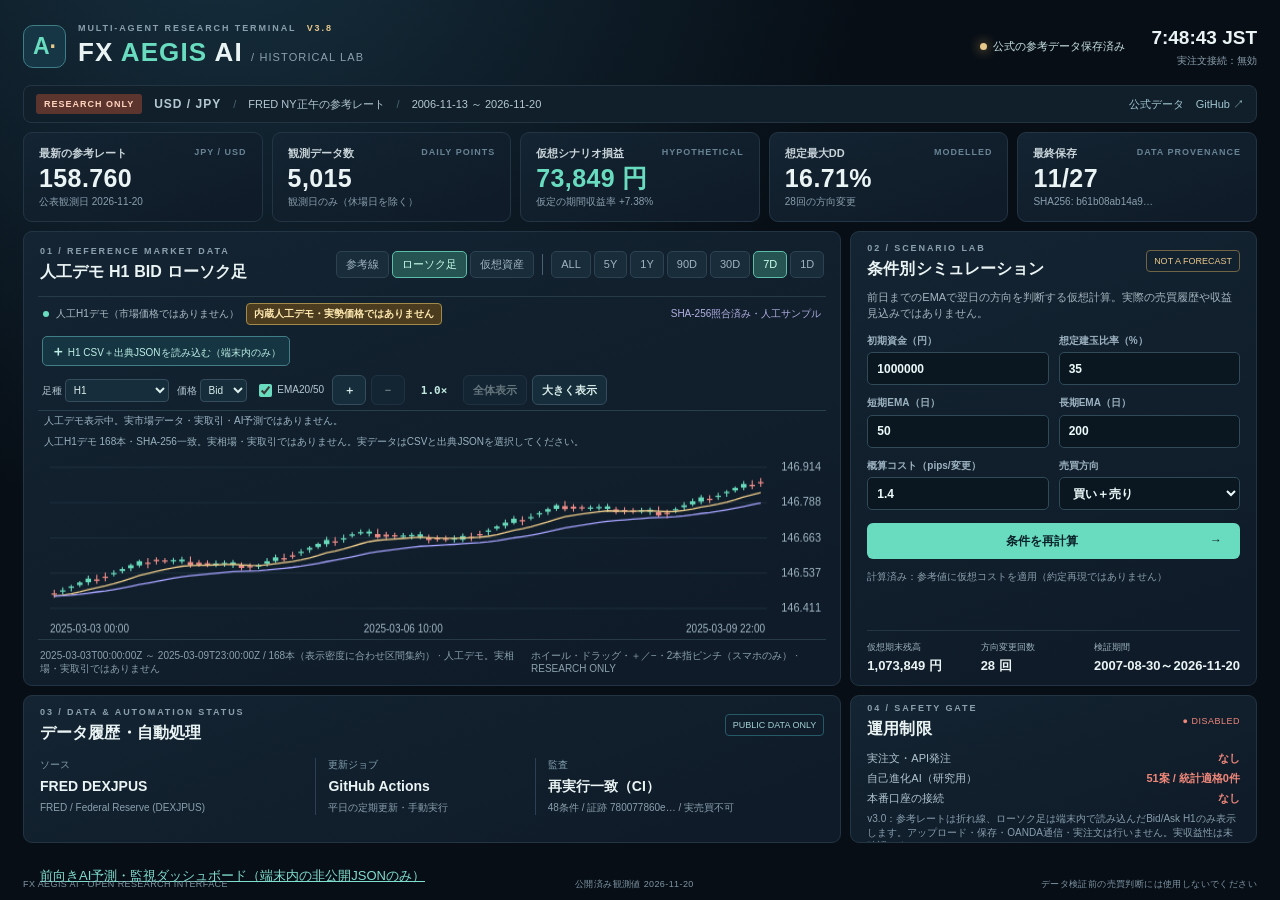
<file: docs/index.html>
<!doctype html>
<html lang="ja"><head><meta charset="utf-8"><meta name="viewport" content="width=device-width,initial-scale=1"><meta name="description" content="FX AEGIS AI — verified reference rates and hypothetical FX simulation; no live orders."><title>FX AEGIS AI | Historical Research & Simulation</title><link rel="stylesheet" href="./styles.css?v=38"><script defer src="./chart-model.js?v=38"></script><script defer src="./chart-view.js?v=38"></script><script defer src="./annotations.js?v=30"></script><script defer src="./app.js?v=38"></script></head>
<body><div class="shell">
 <header class="topbar"><div class="brand"><div class="mark">A<span>·</span></div><div><div class="eyebrow">MULTI-AGENT RESEARCH TERMINAL <b>V3.8</b></div><h1>FX <em>AEGIS</em> AI <small>/ HISTORICAL LAB</small></h1></div></div><div class="top-actions"><div class="connection"><span class="dot"></span><span id="datasource">データの状態を確認中</span></div><div class="clock"><div id="clockJst">--:--:-- JST</div><span>実注文接続：無効</span></div></div></header>
 <section class="banner"><div><span class="status-tag">RESEARCH ONLY</span><b>USD / JPY</b><span class="pipe">/</span><span>FRED NY正午の参考レート</span><span class="pipe">/</span><span id="range">データ未取得</span></div><div><a href="https://fred.stlouisfed.org/series/DEXJPUS" target="_blank" rel="noopener noreferrer">公式データ</a><a href="https://github.com/Joker7822/FX-AEGIS-AI" target="_blank" rel="noopener noreferrer">GitHub ↗</a></div></section>
 <section class="kpis" aria-label="指標"><article><div>最新の参考レート <span>JPY / USD</span></div><strong id="lastRate">—</strong><small id="lastDate">公表値を確認中</small></article><article><div>観測データ数 <span>DAILY POINTS</span></div><strong id="observations">—</strong><small id="coverage">2006年からの長期分析</small></article><article><div>仮想シナリオ損益 <span>HYPOTHETICAL</span></div><strong id="simPnl">—</strong><small id="simReturn">実売買利益ではありません</small></article><article><div>想定最大DD <span>MODELLED</span></div><strong id="maxDd">—</strong><small id="switches">シナリオ計算なし</small></article><article><div>最終保存 <span>DATA PROVENANCE</span></div><strong id="lastSync">—</strong><small id="hash">照合情報を確認中</small></article></section>
 <section class="content"><div class="main-col"><article class="panel chart-panel"><div class="panel-head"><div><div class="tiny">01 / REFERENCE MARKET DATA</div><h2 id="chartTitle">人工H1デモのローソク足（実勢価格ではありません）</h2></div><div class="selectors" aria-label="チャート表示切替"><button data-plot="price">参考線</button><button class="active" data-plot="candles" title="デモH1を自動読込。実価格はCSV＋出典JSONを選択">ローソク足</button><button data-plot="equity">仮想資産</button><span class="select-divider"></span><button data-window="all">ALL</button><button data-window="5">5Y</button><button data-window="1">1Y</button><button data-window="90d">90D</button><button data-window="30d">30D</button><button data-window="7d" class="active">7D</button><button data-window="1d">1D</button></div></div><div class="chart-box"><div class="legend"><span class="legend-dot"></span><span id="chartLegend">人工H1デモを読込中</span><strong id="chartDataBadge" class="chart-data-badge">人工デモ・実勢価格ではありません</strong><span id="chartExtra"></span></div><div class="chart-setup"><label class="local-import"> <input type="file" id="localFiles" accept=".csv,.json" multiple aria-label="ローカルH1 BidAsk CSVと出典JSONを2ファイル選択"> <span> <b>＋</b> H1 CSV＋出典JSONを読み込む（端末内のみ）</span></label><button id="localClear" type="button" hidden>実データを解除</button><div class="chart-mini"><label>足種 <select id="candleTimeframe" aria-label="ローソク足の時間軸"><option value="H1">H1</option><option value="D1">D1（UTC集約）</option></select></label><label>価格 <select id="candleSide" aria-label="BidまたはAskのOHLC"><option value="bid">Bid</option><option value="ask">Ask</option></select></label><label class="ema-toggle"><input type="checkbox" id="showEma" checked> EMA20/50</label><div class="chart-zoom-controls" role="group" aria-label="チャート拡大縮小"><button id="chartZoomIn" type="button" aria-label="チャートを拡大" title="拡大（＋）">＋</button><button id="chartZoomOut" type="button" aria-label="チャートを縮小" title="縮小（−）">−</button><output id="chartZoomLevel" aria-live="polite" aria-label="表示倍率">1.0×</output><button id="chartReset" type="button" title="表示期間の全体に戻す">全体表示</button><button id="chartExpand" type="button" aria-pressed="false" title="チャート領域を広く表示">大きく表示</button></div></div></div><div id="overlayControls" class="overlay-controls" hidden><label class="local-import overlay-import"><input id="overlayFile" type="file" accept=".json" aria-label="研究用売買シグナルとAI予測のJSONを読み込む"><span>＋ 売買・AI予測JSON</span></label><button id="overlayClear" type="button" hidden>注釈クリア</button><label><input id="showTrades" type="checkbox" checked> エントリー／決済</label><label><input id="showLevels" type="checkbox" checked> 損切り／利確</label><label><input id="showPredictions" type="checkbox" checked> AI予測の正誤</label></div><div id="overlayStatus" class="overlay-status" aria-live="polite">H1データ読込後に利用できます。</div><div class="local-status" id="localStatus" aria-live="polite">人工H1デモを読み込み中です。実勢価格のローソク足にはH1 Bid/Ask CSVと出典JSONを読み込んでください。</div><canvas id="chart" tabindex="0" role="img" aria-label="価格チャート。マウスホイールで拡大縮小、横ドラッグで移動、矢印キーで移動できます。"></canvas><div id="chartHover" class="chart-hover" hidden></div><div id="emptyChart" class="empty-chart" hidden>公式データの取得後、チャートが表示されます</div></div><div class="panel-foot"><span id="chartCaption">実注文・約定・スプレッドの情報ではありません</span><span>ホイール・ドラッグ・＋／−・2本指ピンチ（スマホのみ） · RESEARCH ONLY</span></div></article>
 <article class="panel notes-panel"><div class="panel-head"><div><div class="tiny">03 / DATA & AUTOMATION STATUS</div><h2>データ履歴・自動処理</h2></div><span class="chip">PUBLIC DATA ONLY</span></div><div class="note-grid"><div><span class="label">ソース</span><strong id="sourceLabel">FRED DEXJPUS</strong><small id="sourceDetail">参照値、取引可能OHLCではありません</small></div><div><span class="label">更新ジョブ</span><strong>GitHub Actions</strong><small>平日の定期更新・手動実行</small></div><div><span class="label">監査</span><strong id="audit">未確認</strong><small id="reproDetail">再実行結果を確認中</small></div></div></article></div>
 <div class="side-col"><article class="panel controls"><div class="panel-head"><div><div class="tiny">02 / SCENARIO LAB</div><h2>条件別シミュレーション</h2></div><span class="chip chip-gold">NOT A FORECAST</span></div><div class="micro">前日までのEMAで翌日の方向を判断する仮想計算。実際の売買履歴や収益見込みではありません。</div><form id="scenarioForm"><div class="two"><label>初期資金（円）<input id="capital" type="number" min="1000" max="1000000000" value="1000000" step="10000"></label><label>想定建玉比率（%）<input id="allocation" type="number" min="1" max="100" value="35" step="1"></label></div><div class="two"><label>短期EMA（日）<input id="fast" type="number" min="2" max="499" value="50"></label><label>長期EMA（日）<input id="slow" type="number" min="3" max="500" value="200"></label></div><div class="two"><label>概算コスト（pips/変更）<input id="spread" type="number" min="0" max="50" step="0.1" value="1.4"></label><label>売買方向<select id="direction"><option value="both">買い＋売り</option><option value="long">買い＋見送り</option></select></label></div><button type="submit" class="simulate">条件を再計算 <span>→</span></button><div class="sim-meta" id="simMessage">履歴データを読み込み中です</div></form><div class="quick-stats"><div><span>仮想期末残高</span><strong id="finalEquity">—</strong></div><div><span>方向変更回数</span><strong id="trades">—</strong></div><div><span>検証期間</span><strong id="simDates">—</strong></div></div></article>
 <article class="panel safety"><div class="panel-head"><div><div class="tiny">04 / SAFETY GATE</div><h2>運用制限</h2></div><span class="led">● DISABLED</span></div><div class="safety-row"><span>実注文・API発注</span><b>なし</b></div><div class="safety-row"><span>自己進化AI（研究用）</span><b id="evolutionState">照合中</b></div><div class="safety-row"><span>本番口座の接続</span><b>なし</b></div><p>v3.0：参考レートは折れ線、ローソク足は端末内で読み込んだBid/Ask H1のみ表示します。アップロード・保存・OANDA通信・実注文は行いません。実収益性は未確認です。</p></article></div></section>
 <div style="width:min(1200px,calc(100% - 32px));margin:15px auto"><a href="./forward-status.html" style="color:#80decf">前向きAI予測・監視ダッシュボード（端末内の非公開JSONのみ）</a></div>
 <footer><span>FX AEGIS AI · OPEN RESEARCH INTERFACE</span><span id="footerState">公開ページ / 読取専用</span><span>データ検証前の売買判断には使用しないでください</span></footer>
</div></body></html>
</file>
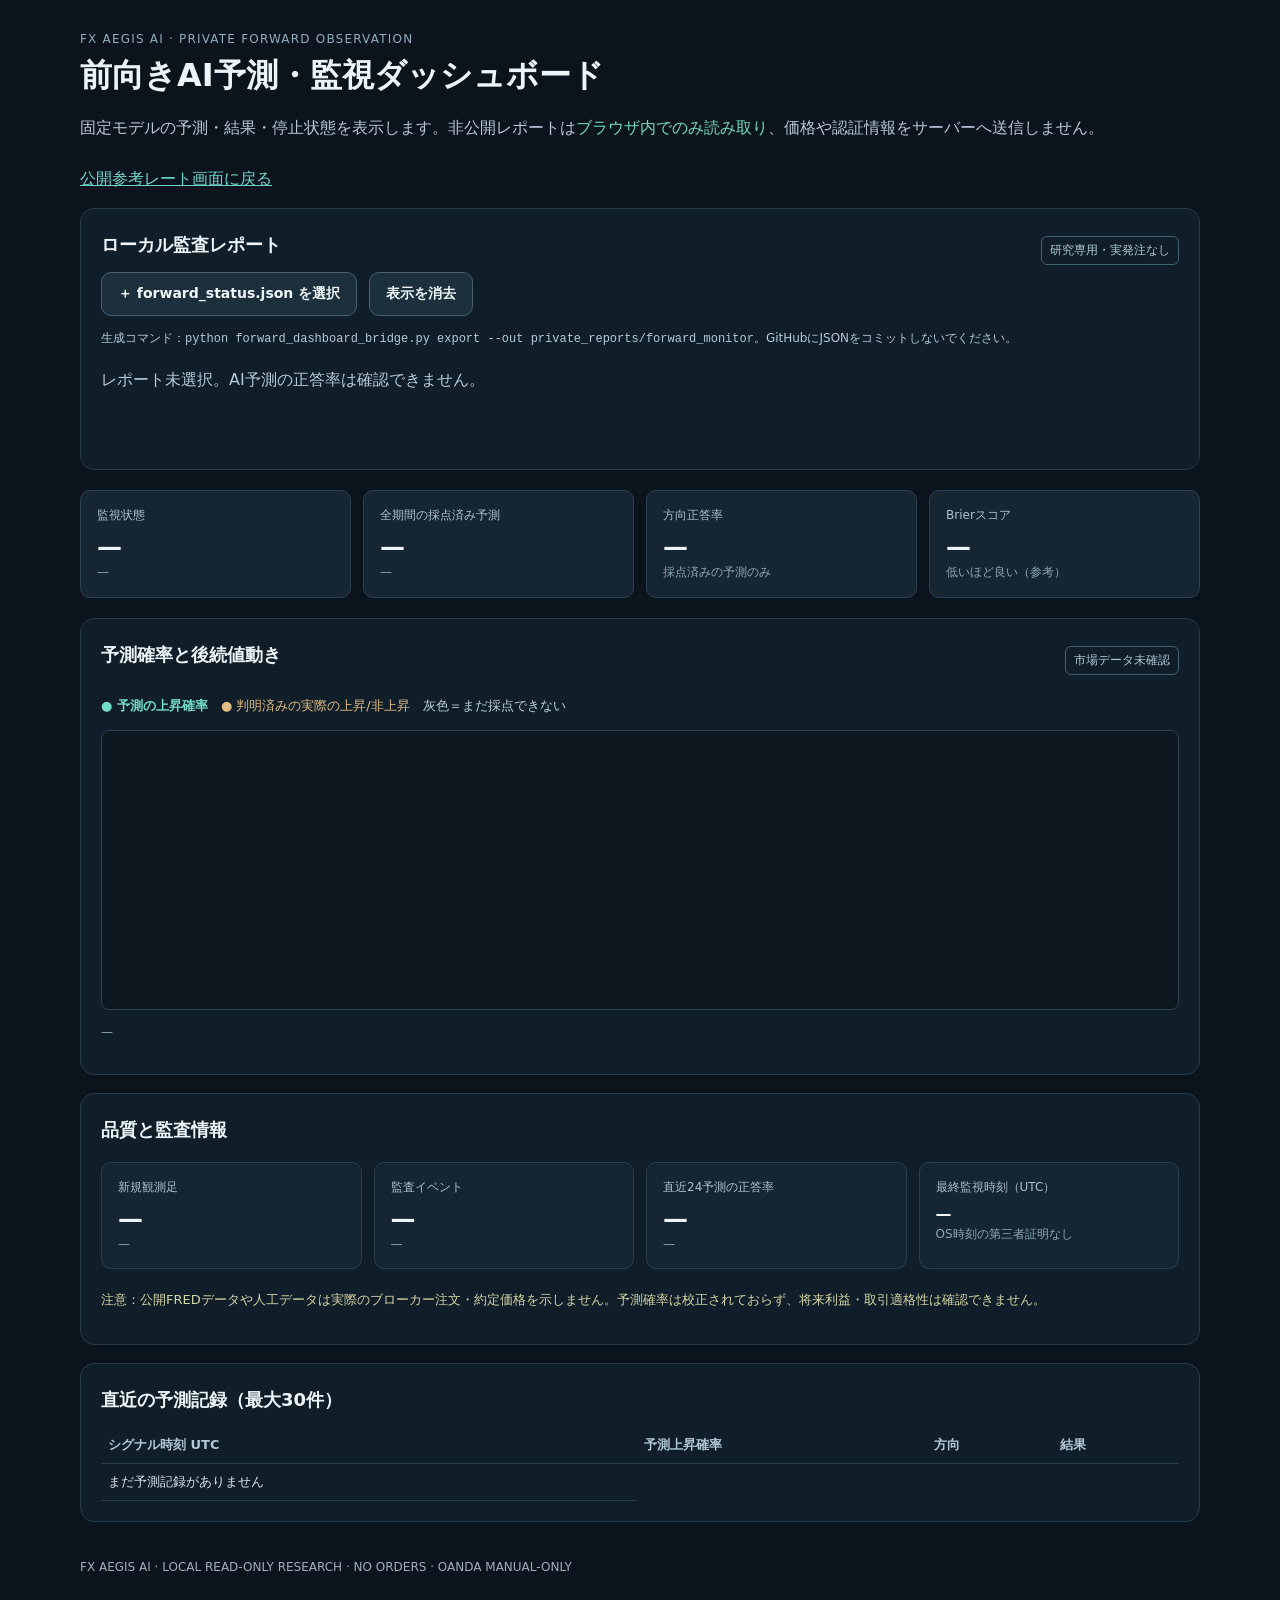
<file: docs/forward-status.html>
<!doctype html>
<html lang="ja"><head><meta charset="utf-8"><meta name="viewport" content="width=device-width, initial-scale=1">
<title>FX AEGIS AI — 非公開前向き予測モニター</title>
<meta name="description" content="非公開の前向き予測監査レポートを端末内だけで開く研究用ダッシュボード。実売買や利益の保証はありません。">
<style>
:root{color-scheme:dark;font-family:system-ui,-apple-system,"Noto Sans JP",sans-serif;background:#0b131c;color:#edf5fa}
*{box-sizing:border-box}body{margin:0}.wrap{width:min(1120px,calc(100% - 32px));margin:32px auto 60px}a{color:#70d8ca}header{display:flex;gap:12px;align-items:start;justify-content:space-between;flex-wrap:wrap}.eyebrow{color:#90aebe;font-size:12px;letter-spacing:.1em}h1{font-size:clamp(22px,3vw,32px);margin:8px 0 12px}h2{font-size:18px;margin:4px 0 15px}p{color:#b5c9d7;line-height:1.7}button,.filelabel{cursor:pointer;border:1px solid #456070;background:#1b303c;border-radius:10px;color:#f0f8fb;padding:12px 16px;font-size:14px;font-weight:600}.filelabel input{position:absolute;width:1px;height:1px;opacity:0}.filelabel:focus-within{outline:2px solid #8ce1d3}button:hover,.filelabel:hover{background:#294451}button:disabled{opacity:.6;cursor:not-allowed}.panel{background:#101e29;border:1px solid #243b4a;border-radius:14px;padding:20px;margin:18px 0}.topline{display:flex;justify-content:space-between;align-items:center;gap:12px;flex-wrap:wrap}.tag{font-size:12px;border:1px solid #426271;padding:5px 8px;border-radius:6px;color:#acc9d2}.cards{display:grid;grid-template-columns:repeat(4,minmax(0,1fr));gap:12px;margin:20px 0}.card{padding:16px;border:1px solid #284050;border-radius:10px;background:#152632;min-width:0}.card span{display:block;color:#acc0ce;font-size:12px}.card strong{font-size:25px;display:block;margin-top:8px;font-variant-numeric:tabular-nums}.card small{color:#8ca7b7;font-size:12px}.data-note{font-size:13px;color:#d5d4a5}#alertMsg{color:#eccaa1;min-height:24px}.status-good{color:#72dbc7}.status-bad{color:#f4a39f}.mute{color:#8daab8}canvas{display:block;width:100%;height:280px;border:1px solid #294252;border-radius:8px;background:#0c1720}table{width:100%;border-collapse:collapse;font-size:13px;text-align:left}th{color:#b0c8d7}th,td{padding:9px 7px;border-bottom:1px solid #29404e;font-variant-numeric:tabular-nums}td{color:#d5e5ec}.tablewrap{overflow:auto;max-height:440px}.legend{color:#bbcfda;font-size:13px}.legend b{color:#74deca}.legend em{color:#e1bd84;font-style:normal}footer{font-size:12px;color:#9eafbe;padding:20px 0}.tools{display:flex;gap:12px;align-items:center;flex-wrap:wrap}.tiny{font-size:12px}@media(max-width:740px){.cards{grid-template-columns:repeat(2,minmax(0,1fr))}.card strong{font-size:21px}.panel{padding:15px}}
</style>
<script defer src="./forward-report.js?v=35"></script>
<script defer src="./forward-status-view.js?v=35"></script>
</head><body><main class="wrap">
<header><div><div class="eyebrow">FX AEGIS AI · PRIVATE FORWARD OBSERVATION</div><h1>前向きAI予測・監視ダッシュボード</h1><p>固定モデルの予測・結果・停止状態を表示します。非公開レポートは<span class="status-good">ブラウザ内でのみ読み取り</span>、価格や認証情報をサーバーへ送信しません。</p></div><a href="./index.html">公開参考レート画面に戻る</a></header>
<section class="panel"><div class="topline"><h2>ローカル監査レポート</h2><span class="tag">研究専用・実発注なし</span></div><div class="tools"><label class="filelabel"><input id="forwardFile" type="file" accept=".json" aria-label="forward_status.jsonを端末から選択">＋ forward_status.json を選択</label><button id="clear" type="button">表示を消去</button></div><p class="tiny">生成コマンド：<code>python forward_dashboard_bridge.py export --out private_reports/forward_monitor</code>。GitHubにJSONをコミットしないでください。</p><p id="fileStatus" aria-live="polite">レポート未選択。AI予測の正答率は確認できません。</p><p id="alertMsg" role="status" aria-live="polite"></p></section>
<section class="cards" aria-label="監視の集計"><div class="card"><span>監視状態</span><strong id="monitorStatus">未確認</strong><small id="operationalStatus">未読込</small></div><div class="card"><span>全期間の採点済み予測</span><strong id="scored">—</strong><small id="pending">未判定 —</small></div><div class="card"><span>方向正答率</span><strong id="accuracy">—</strong><small>採点済みの予測のみ</small></div><div class="card"><span>Brierスコア</span><strong id="brier">—</strong><small>低いほど良い（参考）</small></div></section>
<section class="panel"><div class="topline"><h2>予測確率と後続値動き</h2><span class="tag" id="sourceKind">市場データ未確認</span></div><p class="legend"><b>● 予測の上昇確率</b>　<em>● 判明済みの実際の上昇/非上昇</em>　灰色＝まだ採点できない</p><canvas id="probChart" role="img" aria-label="時間順の上昇予測確率と判明済みの上昇結果の比較"></canvas><p class="tiny mute" id="chartDesc">レポートを読み込むと直近最大720件を表示します。</p></section>
<section class="panel"><h2>品質と監査情報</h2><div class="cards"><div class="card"><span>新規観測足</span><strong id="observed">—</strong><small id="late">遅延 —</small></div><div class="card"><span>監査イベント</span><strong id="events">—</strong><small id="alerts">停止通知 —</small></div><div class="card"><span>直近24予測の正答率</span><strong id="recentAccuracy">—</strong><small id="recentBrier">Brier —</small></div><div class="card"><span>最終監視時刻（UTC）</span><strong id="lastObserved" style="font-size:16px">—</strong><small>OS時刻の第三者証明なし</small></div></div><p class="data-note">注意：公開FREDデータや人工データは実際のブローカー注文・約定価格を示しません。予測確率は校正されておらず、将来利益・取引適格性は確認できません。</p></section>
<section class="panel"><h2>直近の予測記録（最大30件）</h2><div class="tablewrap"><table><thead><tr><th>シグナル時刻 UTC</th><th>予測上昇確率</th><th>方向</th><th>結果</th></tr></thead><tbody id="predictionRows"><tr><td colspan="4">まだ予測記録がありません</td></tr></tbody></table></div></section>
<footer>FX AEGIS AI · LOCAL READ-ONLY RESEARCH · NO ORDERS · OANDA MANUAL-ONLY</footer>
</main></body></html>
</file>
<file: docs/styles.css>
:root{color-scheme:dark;--bg:#070e16;--card:#101d2a;--border:#233543;--muted:#8ba0ae;--text:#eaf4f4;--mint:#69dcc0;--gold:#e8c88a;--danger:#ef877a}*{box-sizing:border-box}body{margin:0;background:radial-gradient(circle at 18% -13%,#17303f 0%,transparent 44%),var(--bg);font:13px/1.35 'Segoe UI',Inter,Arial,'Hiragino Kaku Gothic ProN',sans-serif;color:var(--text)}.shell{width:100%;max-width:2200px;height:100dvh;margin:auto;padding:17px 23px 10px;display:grid;grid-template-rows:59px 38px 90px minmax(0,1fr) 17px;gap:9px}.topbar{display:flex;align-items:center;justify-content:space-between;gap:16px}.brand{display:flex;align-items:center;gap:12px}.mark{display:flex;align-items:center;justify-content:center;font-size:23px;font-weight:900;width:43px;height:43px;border:1px solid #3d7e87;border-radius:10px;background:#173645;color:var(--mint)}.mark span{color:var(--gold)}.eyebrow,.tiny{font-size:9px;font-weight:700;letter-spacing:1.9px;color:var(--muted)}.eyebrow b{color:var(--gold);margin-left:6px}h1{margin:1px 0;font-size:26px;letter-spacing:1.1px;font-weight:800}h1 em{font-style:normal;color:var(--mint)}h1 small{font-size:11px;font-weight:500;color:var(--muted)}.top-actions{display:flex;align-items:center;gap:26px}.connection{font-size:11px;color:#c9e3e5}.dot{display:inline-block;width:7px;height:7px;background:var(--gold);border-radius:50%;margin-right:6px;box-shadow:0 0 12px #cfa95d}.clock{text-align:right}.clock>div{font-size:19px;font-weight:700;font-variant-numeric:tabular-nums}.clock>span{font-size:10px;color:var(--muted)}.banner{border:1px solid var(--border);border-radius:8px;background:#111f2a;padding:0 12px;display:flex;align-items:center;justify-content:space-between;color:#b3c8d2;font-size:11px}.banner>div{display:flex;align-items:center;gap:12px}.status-tag{background:#5d352f;color:#ffd4bd;padding:4px 8px;border-radius:3px;font-weight:bold;font-size:9px;letter-spacing:1px}.pipe{color:#4a6472}.banner b{font-size:12px;letter-spacing:1px}.banner a{color:#9fc7d1;text-decoration:none}.banner a:hover{text-decoration:underline}.kpis{display:grid;grid-template-columns:repeat(5,minmax(0,1fr));gap:9px}.kpis article,.panel{background:linear-gradient(160deg,#142432,#0f1b28 85%);border:1px solid var(--border);border-radius:9px;min-width:0}.kpis article{padding:12px 15px;display:flex;flex-direction:column;justify-content:center;gap:4px;overflow:hidden}.kpis article>div{font-size:11px;font-weight:650;color:#c8d4d9}.kpis article>div span{font-size:9px;color:#678394;letter-spacing:1px;float:right}.kpis strong{font-size:25px;line-height:1.05;font-weight:750;letter-spacing:.4px;font-variant-numeric:tabular-nums;white-space:nowrap}.kpis small{font-size:10px;color:var(--muted);white-space:nowrap;overflow:hidden;text-overflow:ellipsis}.content{display:grid;grid-template-columns:minmax(0,1.67fr) minmax(340px,.83fr);gap:9px;min-height:0}.main-col,.side-col{display:grid;gap:9px;min-height:0}.main-col{grid-template-rows:minmax(0,1fr) 148px}.side-col{grid-template-rows:minmax(0,1fr) 148px}.panel{min-height:0;overflow:hidden}.panel-head{height:58px;padding:12px 16px;display:flex;justify-content:space-between;align-items:center;gap:8px}.panel-head h2{margin:4px 0 0;font-size:16px;letter-spacing:.1px}.selectors{display:flex;gap:3px;flex-wrap:wrap;justify-content:flex-end}.selectors button{background:#182c3a;border:1px solid #2c4250;color:#9fb4c0;border-radius:5px;padding:5px 9px;font-size:11px;cursor:pointer}.selectors button.active,.selectors button:hover{background:#265453;border-color:#5cbda9;color:#caffeb}.chart-panel{display:flex;flex-direction:column}.chart-box{position:relative;flex:1;min-height:0;margin:0 14px;border-top:1px solid #263b45;border-bottom:1px solid #263b45}.legend{display:flex;align-items:center;gap:7px;padding:6px 5px;color:#adbdc7;font-size:10px;height:25px}.legend-dot{width:6px;height:6px;border-radius:50%;background:var(--mint)}#chart{width:100%;height:calc(100% - 25px);display:block}.empty-chart{position:absolute;top:50%;left:50%;transform:translate(-50%,-50%);color:#b1c8cc;text-align:center;background:#101f2bd6;padding:16px;border-radius:7px}.panel-foot{display:flex;justify-content:space-between;padding:9px 16px;color:#8ba2ad;font-size:10px}.note-grid{display:grid;grid-template-columns:1.2fr .9fr 1.2fr;gap:12px;padding:4px 16px 14px}.note-grid>div{border-right:1px solid #2b4050;min-width:0;display:flex;flex-direction:column;gap:6px}.note-grid>div:last-child{border:0}.label{font-size:10px;color:#82a0af}.note-grid strong{font-size:14px;white-space:nowrap;overflow:hidden;text-overflow:ellipsis}.note-grid small{font-size:10px;color:var(--muted);line-height:1.25}.chip{font-size:9px;color:#a2d2d5;border:1px solid #275a69;padding:4px 7px;border-radius:4px;white-space:nowrap}.chip-gold{color:var(--gold);border-color:#6f6545}.controls{padding-bottom:10px;display:flex;flex-direction:column}.controls .micro{margin:0 16px 12px;color:#a4b5be;font-size:11px;line-height:1.45}.controls form{padding:0 16px;flex:1;display:flex;flex-direction:column;gap:11px}.two{display:grid;grid-template-columns:1fr 1fr;gap:10px}.controls label{font-size:10px;color:#9cb2c0;font-weight:600}.controls input,.controls select{width:100%;margin-top:5px;border:1px solid #304a58;background:#0a1721;border-radius:5px;height:33px;padding:6px 9px;font:inherit;color:#edfafa;font-size:12px;outline:none}.controls input:focus,.controls select:focus{border-color:var(--mint)}.simulate{margin-top:2px;height:36px;background:var(--mint);border:0;border-radius:6px;color:#0a2229;font-weight:800;font-size:12px;cursor:pointer}.simulate:disabled{opacity:.45;cursor:not-allowed}.simulate span{float:right;margin-right:12px}.sim-meta{font-size:10px;color:var(--muted);min-height:13px}.quick-stats{margin:8px 16px 0;padding-top:10px;border-top:1px solid var(--border);display:grid;grid-template-columns:repeat(3,1fr);gap:8px}.quick-stats>div{display:flex;flex-direction:column;gap:4px}.quick-stats span{font-size:9px;color:#9cb3bd}.quick-stats strong{font-size:13px;white-space:nowrap;font-variant-numeric:tabular-nums}.safety{padding-bottom:8px}.safety .panel-head{height:50px}.led{color:var(--danger);font-size:9px;letter-spacing:.5px}.safety-row{display:flex;justify-content:space-between;margin:5px 16px;font-size:11px;color:#b1c6d1}.safety-row b{color:var(--danger)}.safety p{color:#889fae;font-size:10px;line-height:1.35;margin:7px 16px 0}footer{display:flex;justify-content:space-between;align-items:center;color:#7e95a4;font-size:9px;letter-spacing:.4px}.positive{color:var(--mint)}.negative{color:var(--danger)}@media(max-width:1100px){.shell{padding:12px;gap:7px}.content{grid-template-columns:minmax(0,1.5fr) minmax(305px,.85fr)}.panel-head{padding:8px 12px}.kpis article{padding:8px}.kpis strong{font-size:21px}.controls form{gap:6px}.controls .micro{margin-bottom:7px}}@media(max-width:900px){.shell{height:auto;min-height:100dvh;display:block}.topbar,.banner,.kpis,.content,footer{margin-bottom:10px}.kpis{grid-template-columns:repeat(2,minmax(0,1fr))}.kpis article:last-child{grid-column:span 2}.content{grid-template-columns:1fr}.main-col,.side-col{display:block}.main-col>.panel,.side-col>.panel{margin-bottom:10px}.chart-panel{height:390px}.controls{min-height:430px}.notes-panel,.safety{min-height:165px}.banner{min-height:40px}.top-actions{gap:8px}h1 small{display:none}footer{flex-wrap:wrap;gap:8px}}@media(max-height:800px) and (min-width:901px){.shell{padding:9px 16px 5px;grid-template-rows:48px 31px 76px minmax(0,1fr) 12px;gap:6px}.mark{height:34px;width:34px}.eyebrow{font-size:8px}h1{font-size:22px}.clock>div{font-size:15px}.kpis article{padding:7px 11px}.kpis strong{font-size:21px}.kpis small{font-size:9px}.main-col,.side-col{gap:6px}.main-col{grid-template-rows:minmax(0,1fr) 123px}.side-col{grid-template-rows:minmax(0,1fr) 123px}.panel-head{height:47px;padding:8px 13px}.panel-head h2{font-size:14px}.panel-foot{padding:6px 14px}.note-grid{padding:2px 14px 6px}.note-grid strong{font-size:12px}.note-grid small{font-size:9px}.controls .micro{font-size:10px;margin:0 13px 6px}.controls form{padding:0 13px;gap:5px}.controls input,.controls select{height:29px;margin-top:3px}.simulate{height:30px}.quick-stats{margin:4px 13px 0;padding-top:5px}.safety .panel-head{height:39px}.safety-row{margin:3px 14px;font-size:10px}.safety p{margin:5px 14px 0;font-size:9px}}

/* v2.9: chart workstation controls, local-only H1 candles */
.chart-panel .panel-head{height:auto;min-height:64px;align-items:center;flex-wrap:wrap}
.chart-panel .panel-head>div:first-child{flex-shrink:0}
.selectors button:disabled{opacity:.4;cursor:not-allowed}
.selectors button[hidden]{display:none}
.select-divider{width:1px;background:#476173;margin:3px 5px}
.chart-box{display:flex;flex-direction:column;min-height:220px}
.chart-box .legend{flex-shrink:0;flex-wrap:wrap;height:auto;min-height:25px}
.chart-setup{display:flex;align-items:center;justify-content:space-between;gap:9px;flex-wrap:wrap;padding:5px 4px;border-bottom:1px solid #28404e}
.chart-mini{display:flex;align-items:center;gap:8px;flex-wrap:wrap}
.chart-mini label{font-size:10px;color:#b3c8d1;white-space:nowrap}
.chart-mini select,.chart-mini button,#localClear{border:1px solid #344c5c;border-radius:4px;background:#162d3b;color:#daeeeb;padding:4px;font-size:10px;cursor:pointer}
.chart-mini select:disabled{opacity:.45}
.chart-mini input{vertical-align:middle;accent-color:var(--mint)}
.chart-mini .ema-toggle{cursor:pointer}
.local-import{position:relative;display:inline-flex;cursor:pointer;border:1px solid #427e86;border-radius:5px;padding:5px 8px;background:#153542;color:#bdeee5;font-size:10px;white-space:normal}
.local-import b{font-size:14px}
.local-import:focus-within{outline:2px solid var(--mint)}
.local-import input{position:absolute;width:100%;height:100%;top:0;left:0;opacity:0;cursor:pointer}
.local-status{flex-shrink:0;min-height:20px;padding:4px 6px;color:#98b1be;font-size:10px;line-height:1.35}
#chart{flex:1;min-height:150px;height:auto;width:100%;display:block;cursor:crosshair;touch-action:pan-y}
#chart:focus-visible{outline:2px solid var(--mint);outline-offset:-2px}
.chart-hover{position:absolute;right:62px;top:69px;max-width:calc(100% - 80px);background:#081925ed;color:#d9f2ed;box-shadow:0 6px 20px #0005;z-index:2;border:1px solid #2f5b65;border-radius:4px;padding:6px 9px;font-size:10px;pointer-events:none}
#chartExtra{color:#b2b0e4;margin-left:auto}
@media(max-width:900px){.chart-panel{height:480px}.chart-panel .panel-head{min-height:70px}.chart-mini{gap:5px}.chart-setup{justify-content:flex-start}.chart-hover{top:120px}}
@media(max-width:550px){.chart-panel{height:555px}.chart-panel .panel-head h2{font-size:14px}.selectors{justify-content:flex-start}.chart-mini{flex-wrap:wrap}.chart-setup{padding:5px 2px}.chart-hover{top:155px}}

/* v3.0: privacy-preserving local-only research annotations */
.overlay-controls{display:flex;align-items:center;gap:10px;flex-wrap:wrap;padding:5px 4px;border-bottom:1px solid #28404e;font-size:10px;color:#a9bfcb}
.overlay-controls[hidden]{display:none}
.overlay-controls label{display:inline-flex;align-items:center;gap:3px;white-space:nowrap}
.overlay-controls input[type=checkbox]{accent-color:#68d8ba}
.overlay-controls button{padding:4px 7px;border:1px solid #344c5c;border-radius:4px;background:#162d3b;color:#daeeeb;cursor:pointer}
.overlay-status{min-height:18px;padding:3px 6px;color:#9db6c5;font-size:10px;line-height:1.35}
@media(max-width:900px){.chart-panel{height:570px}}
@media(max-width:550px){.chart-panel{height:650px}.overlay-controls{gap:5px}}


/* v3.7 — explicit zoom controls, spacious chart view, and mobile two-finger gesture. */
.chart-zoom-controls{display:inline-flex;align-items:center;gap:5px;flex-wrap:wrap}
.chart-zoom-controls button{min-height:30px;min-width:34px;padding:4px 9px;font-size:11px;font-weight:700;border-radius:6px}
.chart-zoom-controls button:disabled{opacity:.42;cursor:not-allowed}
.chart-zoom-controls button:focus-visible{outline:2px solid var(--mint);outline-offset:2px}
#chartZoomLevel{font:600 11px/1.4 ui-monospace,SFMono-Regular,Consolas,monospace;color:#c1e8de;min-width:48px;text-align:center;font-variant-numeric:tabular-nums}
@media(max-width:900px) and (pointer:coarse){#chart{touch-action:none}}
body.chart-focus-active{overflow:hidden}
.chart-panel.chart-expanded{position:fixed;inset:12px;z-index:1000;width:auto;height:calc(100dvh - 24px)!important;max-height:none;display:flex;flex-direction:column;border:1px solid #4c928f;box-shadow:0 0 0 100vmax #030810d9,0 18px 50px #0009;background:#101f2a}
.chart-panel.chart-expanded .chart-box{min-height:0;flex:1}
.chart-panel.chart-expanded #chart{min-height:160px}
.chart-panel.chart-expanded .panel-foot{flex-shrink:0}
@media(max-width:550px){
  .chart-zoom-controls{gap:3px}
  .chart-zoom-controls button{min-height:37px;min-width:37px;padding:5px 8px}
  .chart-panel.chart-expanded{inset:0;border-radius:0;height:100dvh!important}
}

/* v3.8: always-visible disclosure for synthetic H1 OHLC preview. */
.chart-data-badge{display:inline-flex;align-items:center;border:1px solid #a28a49;background:#4b3c20;color:#ffe9af;border-radius:4px;padding:3px 7px;font-size:10px;font-weight:800;max-width:100%}
.chart-data-badge[hidden]{display:none}
</file>
